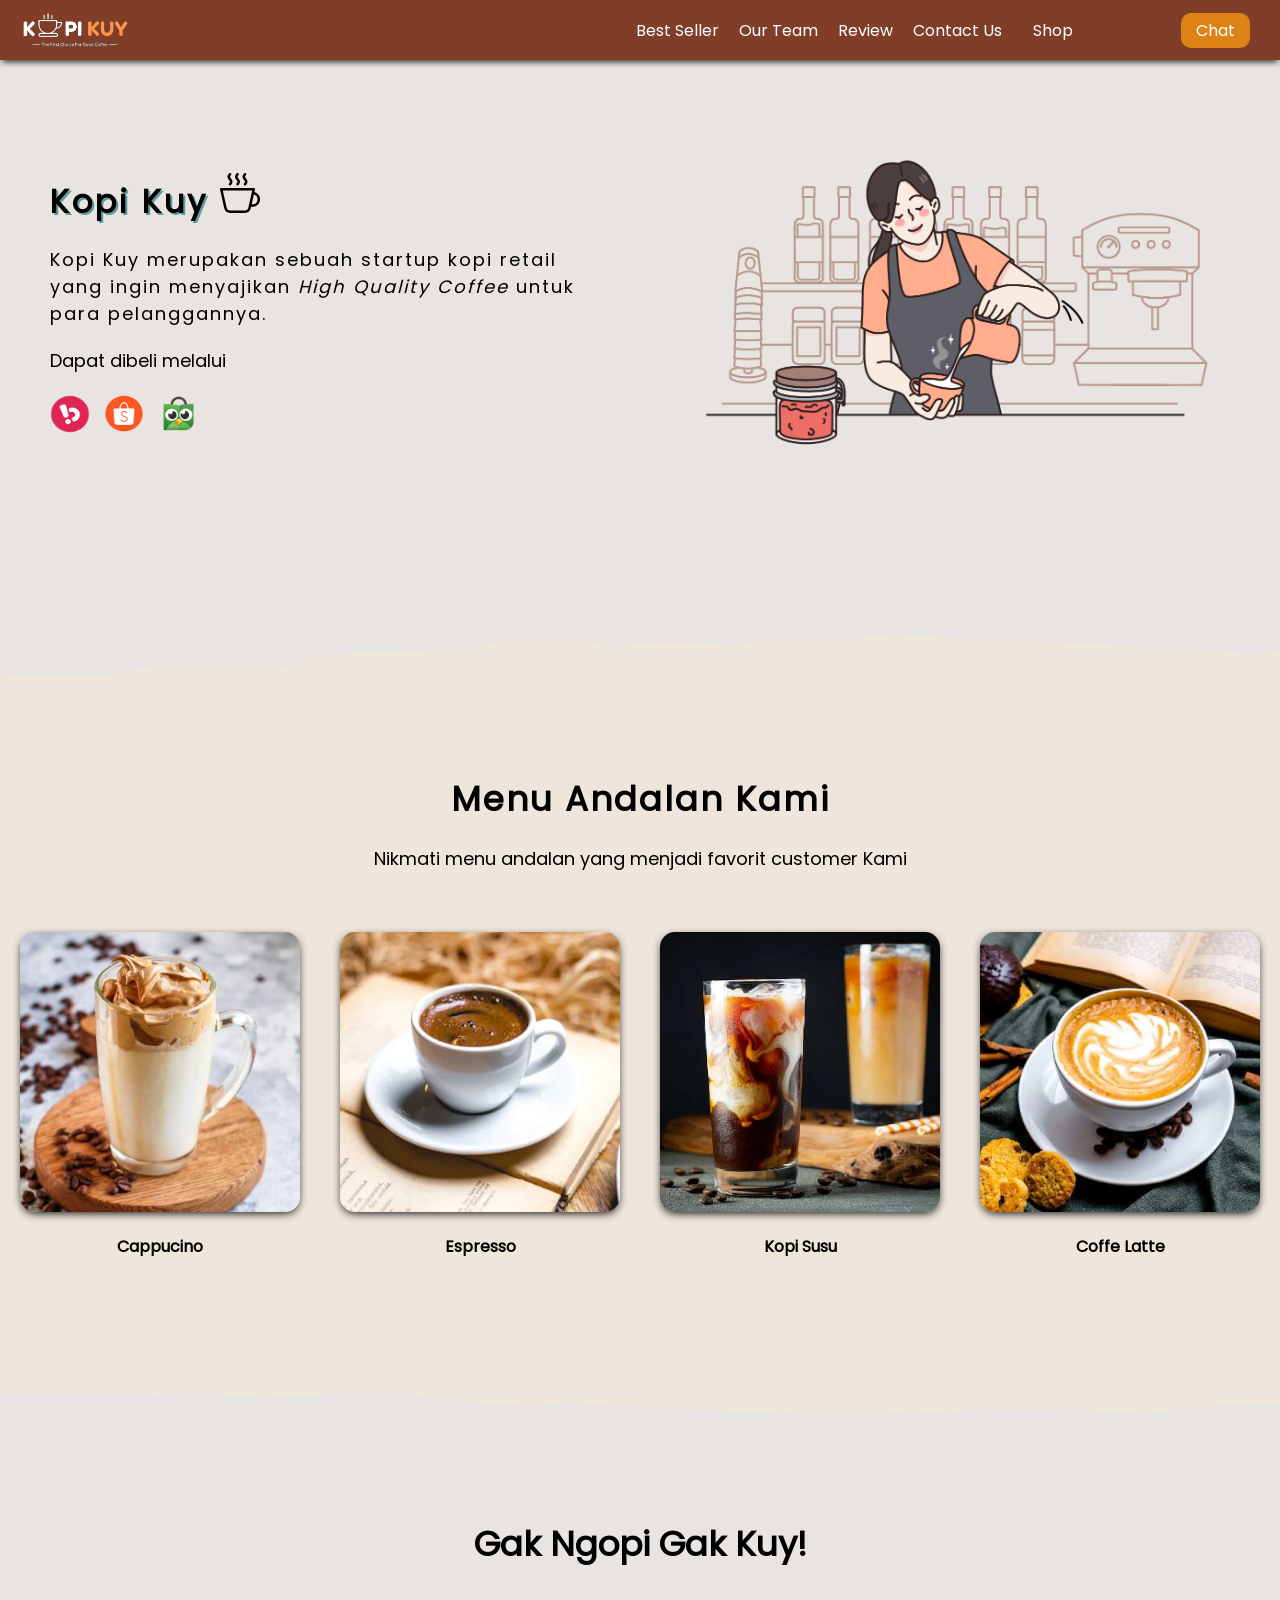
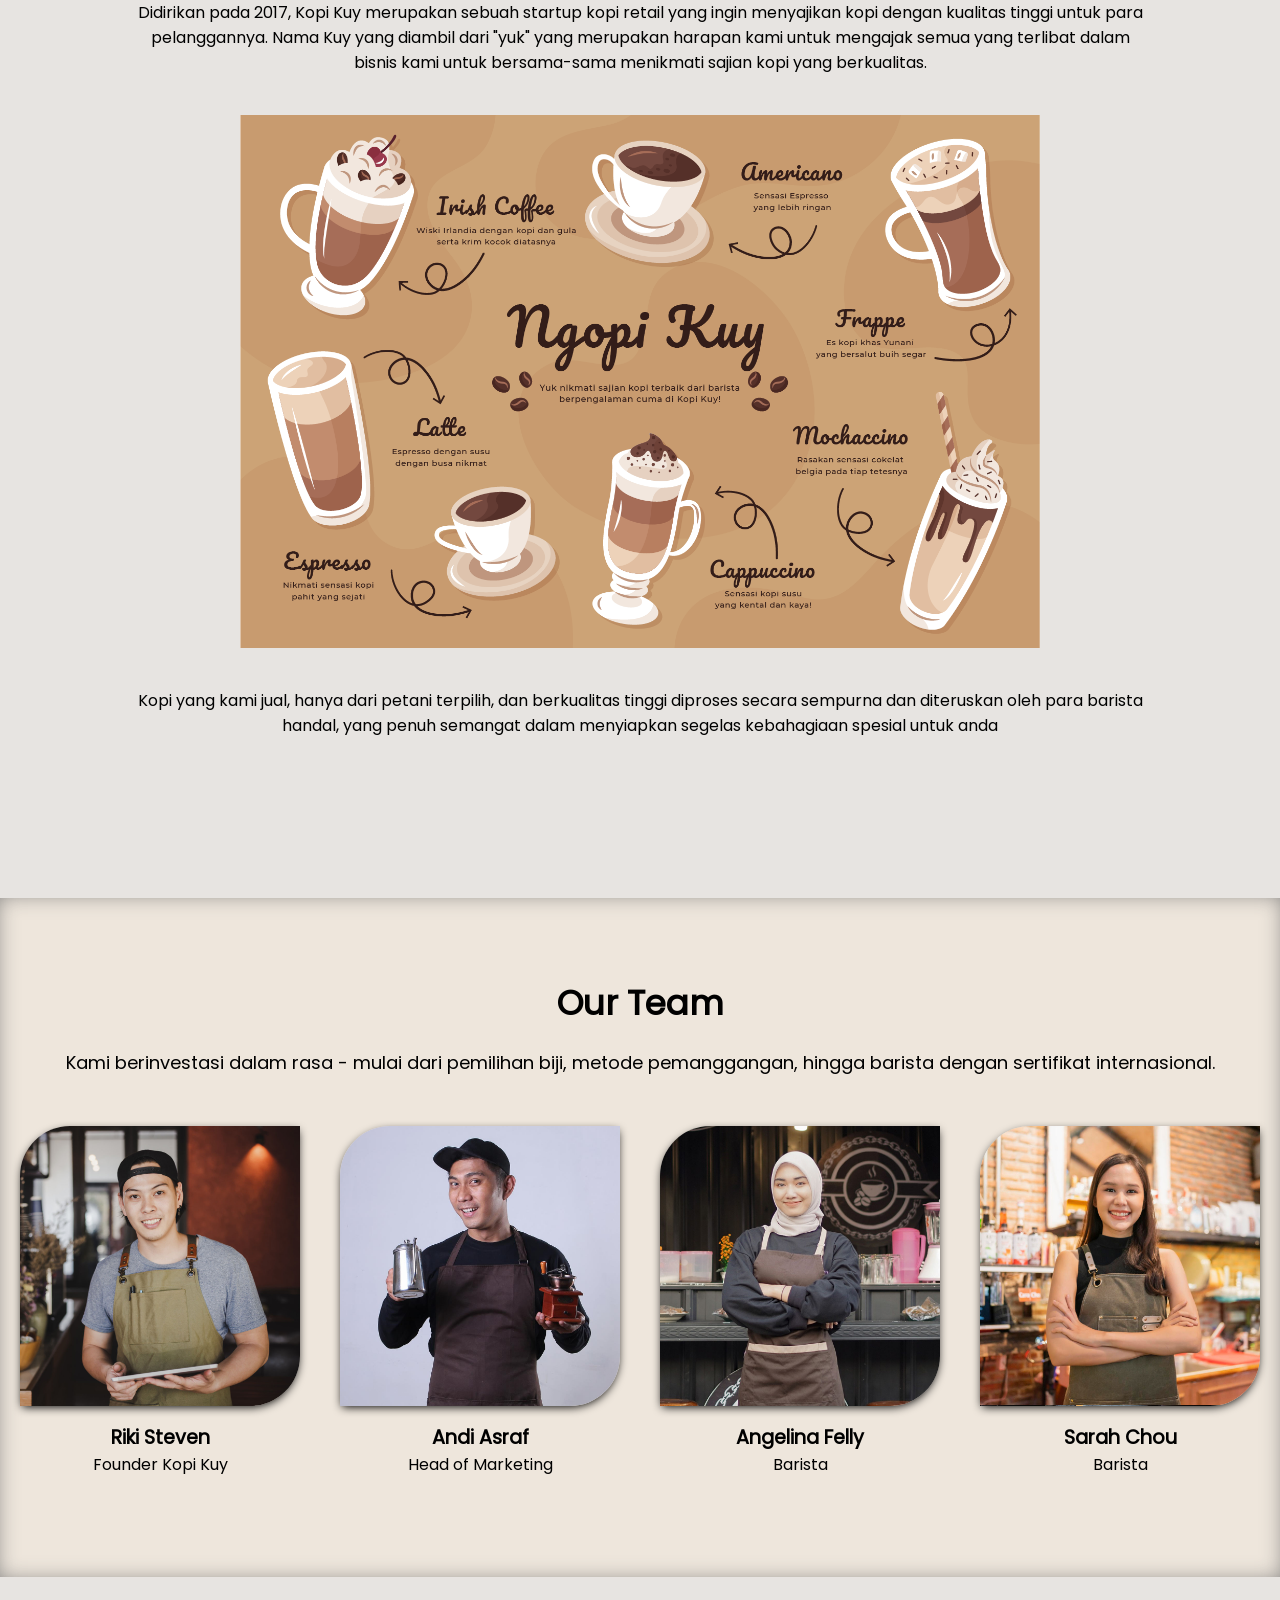
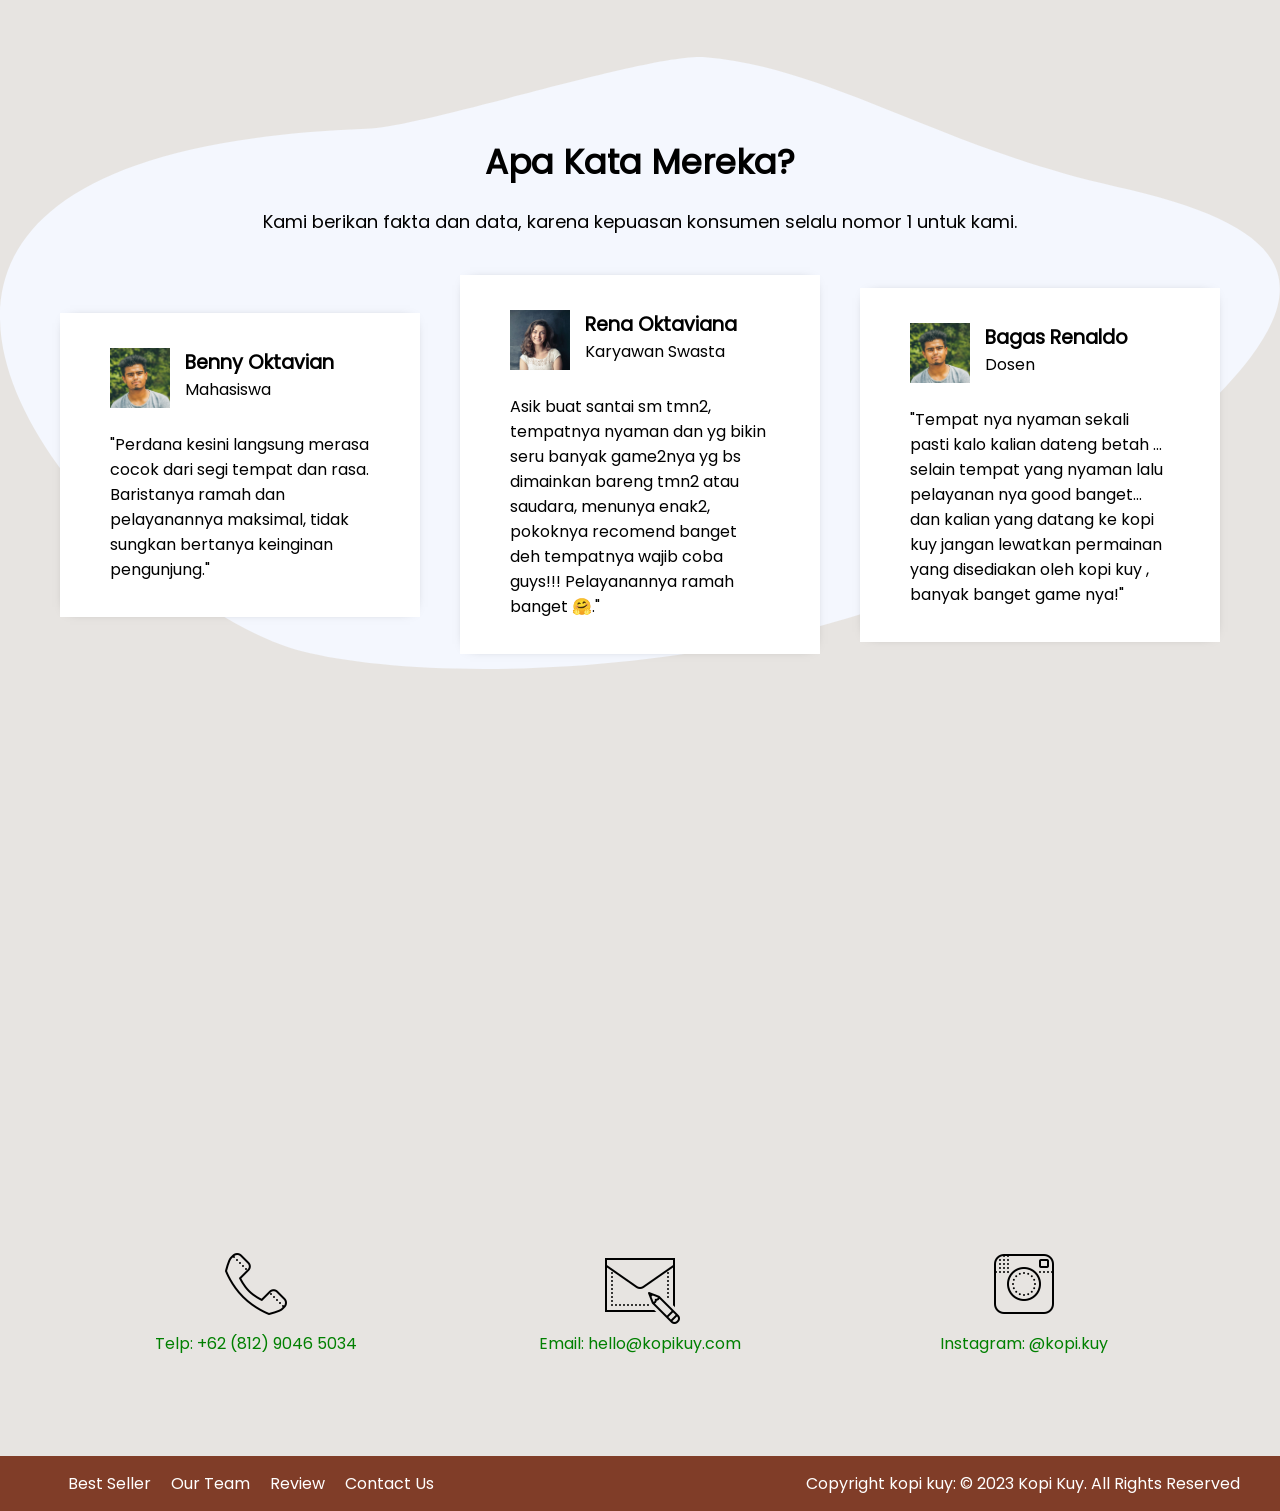
<file: kopi senja/index.html>
<!DOCTYPE html>
<html lang="id">

<head>
    <meta charset="UTF-8">
    <meta http-equiv="X-UA-Compatible" content="IE=edge">
    <meta name="viewport" content="width=device-width, initial-scale=1.0">
    <link rel="shortcut icon" href="images/favicon.ico" type="image/x-icon">
    <title>Website Kopi Kuy</title>
    <link rel="stylesheet" href="css/style.css">
</head>

<body style="background-color: rgb(231, 228, 225);">
    <nav>
        <img class="logo" src="images/logo/logo_kuy.png">
        <div class="navigasi">
            <a href="#best-seller">Best Seller</a>
            <a href="#our-team">Our Team</a>
            <a href="#review">Review</a>
            <a href="#contact-us">Contact Us</a>
        </div>
        <a class="shop" href="produk.html">Shop</a>
        <a class="chat" href="https://wa.me/628123456?text=Saya ingin bertanya" target="_blank">Chat</a>
    </nav>

    <!-- Tulis Kode HTML / <header> Setelah baris di bawah ini (baris 28) -->

 <header>
        
    <div class="kiri">
       <h1 class="h1-header">
        Kopi Kuy <img src="images/icon/icon_kopi.svg" alt="">
       </h1>
       <p style="letter-spacing: 2px;">
        Kopi Kuy merupakan sebuah startup kopi retail yang ingin menyajikan 
        <i>High Quality Coffee</i> untuk para pelanggannya.
       </p>
       <p>
        Dapat dibeli melalui
       </p>
       <div class="olshop">
        <img src="images/logo/logo_bukalapak.png" alt="">
        <img src="images/logo/logo_shopee.png" alt="">
        <img src="images/logo/logo_tokopedia.png" alt="">
       </div>
    </div>
    
    <div class="kanan">
        <img src=" images/header/header1.png " alt="">

    </div>
</body>
 </header>

  <section class="best-seller" id="best-seller">
    <h2 class="h2-bestseller">
        Menu Andalan Kami
    </h2>
    <p>
        Nikmati menu andalan yang menjadi favorit customer Kami
    </p>

    <div class="produk">
        <img src="images/produk/product_capuchino.jpg" alt="">
        <p>
            Cappucino
        </p>
    </div>

    <div class="produk">
        <img src="images/produk/product_espresso.jpg" alt="">
        <p>
            Espresso
        </p>
    </div>
    
    <div class="produk">
        <img src="images/produk/product_kopi_susu.jpg" alt="">
        <p>
            Kopi Susu
        </p>
    </div>
    <div class="produk">
        <img src=" images/produk/product_latte.jpg" alt="">
        <p>
            Coffe Latte
        </p>
    </div>
  </section>

  <section class="about-us" id="about-us">
    <h2>
        Gak Ngopi Gak Kuy!
    </h2>
    
    <p>
        Didirikan pada 2017, Kopi Kuy merupakan sebuah startup kopi retail 
    yang ingin menyajikan kopi dengan kualitas tinggi untuk para pelanggannya. 
    Nama Kuy yang diambil dari "yuk" yang merupakan harapan kami untuk mengajak semua 
    yang terlibat dalam bisnis kami untuk bersama-sama menikmati sajian kopi yang berkualitas.
    </p>

    <img src="images/about-us/aset_kopi_jumbo.png" alt="">

    <p>
        Kopi yang kami jual, hanya dari petani terpilih, dan berkualitas tinggi diproses 
    secara sempurna dan diteruskan oleh para barista handal, yang penuh semangat 
    dalam menyiapkan segelas kebahagiaan spesial untuk anda
    </p>

  </section>

  <section class="our-team" id="our-team">
    <h2>
        Our Team
    </h2>

    <p>
        Kami berinvestasi dalam rasa - mulai dari pemilihan biji, metode pemanggangan, 
        hingga barista dengan sertifikat internasional.    
    </p>

    <div class="team">
         <img src="images/team/team1.jpg" alt="">
         <h3>
            Riki Steven
         </h3>
         <p>
            Founder Kopi Kuy
         </p>
    </div>
    <div class="team">
         <img src="images/team/team2.jpg" alt="">
         <h3>
            Andi Asraf
         </h3>
         <p>
            Head of Marketing
         </p>
    </div>
    
    <div class="team">
         <img src="images/team/team3.jpg" alt="">
         <h3>
            Angelina Felly
         </h3>
         <p>
            Barista
         </p>
    </div>
    <div class="team">
         <img src="images/team/team4.jpg" alt="">
         <h3>
            Sarah Chou
         </h3>
         <p>
            Barista
         </p>
    </div>
  </section>

  <section class="review" id="review">
    <h2>
        Apa Kata Mereka?
    </h2>
    <p>
        Kami berikan fakta dan data, karena kepuasan konsumen selalu nomor 1 untuk kami.
    </p>

    <div class="testimoni">
        <img src="images/customer/customer1.jpg" alt="">

        <div class="profile">
            <h3>
                Benny Oktavian
            </h3>
            <p>
                Mahasiswa
            </p>
        </div>
         
        <p>
            "Perdana kesini langsung merasa cocok dari segi tempat dan rasa. 
        Baristanya ramah dan pelayanannya maksimal, tidak sungkan bertanya keinginan pengunjung."
    
        </p>
    </div>
    
    <div class="testimoni">
        <img src="images/customer/customer2.jpg" alt="">

        <div class="profile">
            <h3>
                Rena Oktaviana
            </h3>
            <p>
                Karyawan Swasta
            </p>  
        </div>
         
        <p>
            Asik buat santai sm tmn2, tempatnya nyaman dan yg bikin seru banyak game2nya 
            yg bs dimainkan bareng tmn2 atau saudara, menunya enak2, pokoknya recomend 
            banget deh tempatnya wajib coba guys!!! Pelayanannya ramah banget 🤗."
        </p>
    </div>
    
    <div class="testimoni">
        <img src="images/customer/customer1.jpg" alt="">

        <div class="profile">
            <h3>
                Bagas Renaldo
            </h3>
            <p>
                Dosen
        </div>
         
        <p>
            "Tempat nya nyaman sekali pasti kalo kalian dateng betah ... 
            selain tempat yang nyaman lalu pelayanan nya good banget... 
            dan kalian yang datang ke kopi kuy jangan lewatkan permainan yang disediakan 
            oleh kopi kuy , banyak banget game nya!"
    
        </p>
    </div>

  </section>

  <section class="contact-us" id="contact-us">
    <iframe src="https://www.google.com/maps/embed?pb=!1m14!1m8!1m3!1d7932.741866032694!2d106.668581!3d-6.214715!3m2!1i1024!2i768!4f13.1!3m3!1m2!1s0x2e69f9912c7f297b%3A0xe5a3a671dae861ab!2sKopi%20kuy!5e0!3m2!1sid!2sid!4v1680617229460!5m2!1sid!2sid"
    allowfullscreen="" loading="lazy" referrerpolicy="no-referrer-when-downgrade">
    </iframe>

    <div class="kontak">
        <img src="images/icon/icon_phone.png" alt="">
        <p>
            Telp: +62 (812) 9046 5034
        </p>
    </div>
    
    <div class="kontak">
        <img src=" images/icon/icon_mail.png" alt="">
        <p>
              Email: hello@kopikuy.com  
        </p>
    </div>
    
    <div class="kontak">
        <img src=" images/icon/icon_instagram.png" alt="">
        <p>
            Instagram: @kopi.kuy   
        </p>
    </div>
  </section>

  <footer>
      <div class="navigasi">
        <a href="best-seller">Best Seller</a>
        <a href="our-team">Our Team</a>
        <a href="review">Review</a>
        <a href="contact-us">Contact Us</a>
    </div>
        <p>
            Copyright kopi kuy: © 2023 Kopi Kuy. All Rights Reserved
        </p>

  </footer>
    <!--
        Kode HTML tidak boleh lewat dari batas ini
        Pastikan setiap section di tutup
        misalnya kode <section class="best-seller"> harus ada
        di bawah kode </header> (perhatikan ada garis miringnya
        dan setiap section harus setelah kode </section>
        jangan menulis <section> di dalam <section>
    -->
</body>

</html>
</file>
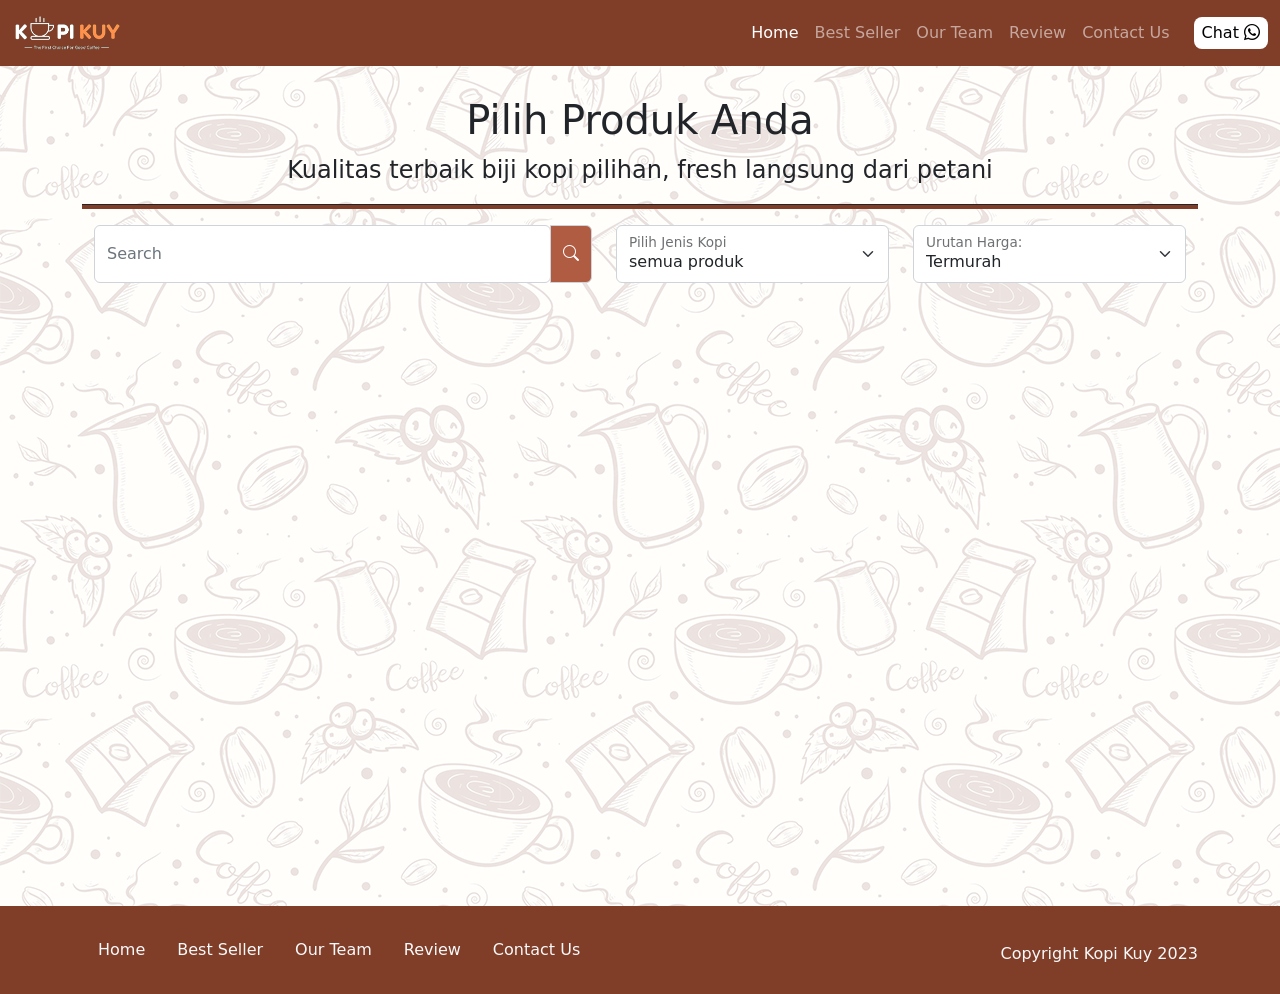
<file: kopi senja/produk.html>
<!DOCTYPE html>
<html lang="id">
<head>
    <meta charset="UTF-8">
    <meta http-equiv="X-UA-Compatible" content="IE=edge">
    <meta name="viewport" content="width=device-width, initial-scale=1.0">
    <link rel="shortcut icon" href="images/favicon/favicon.ico" type="image/x-icon">
    <title>Produk</title>
    <link rel="shortcut icon" href="images/favicon.ico" type="image/x-icon">
    <link rel="stylesheet" href="vendor/bootstrap/bootstrap.min.css">
    <link rel="stylesheet" href="vendor/bootstrap/bootstrap-icons.css">
    <script src="vendor/bootstrap/bootstrap.bundle.min.js"></script>
    <script src="js/jquery-3.6.3.min.js"></script>
    <style>
        /* tulis kode CSS internal di bawah sini */
        .body {
            background-image: url(images/background/bgkopi.png);
        }

        .navbar {
            background-color: #803d28;
        }

        .btn-wa {
            background: white;
            color: black;
            padding: 4px 8px;
            border-radius: 8px;
            text-decoration: none;
        }

        hr.border-line {
            background: #803d28 !important;
            width: 100%;
            height: 5px;
        }

        .btn-buy {
            background-color: #b05c43;
            color: white;
        }

        .btn-buy:hover {
            background-color: #803d28;
            color: white;
        }

       
        span.search {
            background-color: #b05c43;
        }

        footer {
            background-color: #803d28;
        }

        

        @media (max-width: 768px) {

            .select-menu {
                flex-wrap: wrap;
                justify-content: space-evenly;
            }

            .form-select {
                width: 100%;
            }

            ul.nav {
                display: flex;
                flex-wrap: wrap;
                justify-content: center;
            }
        }

        /* Batas Akhir penulisan kode CSS internal */
    </style>
</head>

<body class="body">
    <!-- Tulis Kode Bootstrap Di Bawah Sini -->
    <nav class="navbar navbar-expand-lg navbar-dark w-100 fixed-top">
        <div class="container-fluid">
            <a class="navbar-brand" href="#">
                <img class="logo" src="images/logo/logo_kuy.png" height="40">
            </a>
            <button class="navbar-toggler" type="button" data-bs-toggle="collapse"
                data-bs-target="#navbarSupportedContent" aria-controls="navbarSupportedContent" aria-expanded="false"
                aria-label="Toggle navigation">
                <span class="navbar-toggler-icon"></span>
            </button>
            <div class="collapse navbar-collapse" id="navbarSupportedContent">
                <ul class="navbar-nav ms-auto me-3 mb-2 mb-lg-0">
                    <li class="nav-item">
                        <a class="nav-link active" aria-current="page" href="index.html">Home</a>
                    </li>
                    <li class="nav-item">
                        <a class="nav-link" href="index.html#best-seller">Best Seller</a>
                    </li>
                    <li class="nav-item">
                        <a class="nav-link" href="index.html#our-team">Our Team</a>
                    </li>
                    <li class="nav-item">
                        <a class="nav-link" href="index.html#review">Review</a>
                    </li>
                    <li class="nav-item">
                        <a class="nav-link" href="index.html#contact-us">Contact Us</a>
                    </li>
                </ul>
                <a class="btn-wa" href="https://wa.me/6281290465034" target="_blank">Chat <i
                        class="bi bi-whatsapp"></i></a>

            </div>
        </div>
    </nav>

    <section class="riki-block produk text-center my-5 py-5">
        <div class="container">
            <h1>Pilih Produk Anda</h1>
            <p class="fs-4">Kualitas terbaik biji kopi pilihan, fresh langsung dari petani</p>
            <hr class="border-line border-3 opacity-100">

            <!-- Ini Untuk Select -->

            <div class="container">
                <div class="select-menu d-flex gap-4">
                    <div class="input-group rounded">
                        <input type="search" id="searchInput" class="form-control rounded" placeholder="Search"
                            aria-label="Search" aria-describedby="search-addon" />
                            <span class="input-group-text search" id="search-addon">
                                <i class="bi bi-search text-white"></i>
                            </span>
                    </div>
                    <div class="form-floating col col-md-3">
                        <select class="form-select" id="select_kopi" aria-label="Floating label select example">
                            <option value="semua">semua produk</option>
                            <option value="arabica">Arabica</option>
                            <option value="robusta">Robusta</option>
                            <option value="nonkopi">Non kopi</option>
                        </select>
                        <label for="select_kopi">Pilih Jenis Kopi</label>
                    </div>
                    <div class="form-floating col col-md-3">
                        <select class="form-select" id="sortSelect" aria-label="Floating label select example">
                            <option value="asc">Termurah</option>
                            <option value="desc">Termahal</option>
                        </select>
                        <label for="sortSelect">Urutan Harga:</label>
                    </div>



                </div>
            </div>

            <div id="baris_produk" class="row row-cols-1 row-cols-sm-2 row-cols-md-3 row-cols-lg-4 text-center mt-5">


            </div>
        </div>
        </div>
    </section>

    <footer class="py-4">
        <div class="container">
            <div class="row align-items-center">
                <div class="col-md-8">
                    <ul class="nav">
                        <li class="nav-item">
                            <a class="nav-link link-light active" aria-current="page" href="index.html">Home</a>
                        </li>
                        <li class="nav-item">
                            <a class="nav-link link-light" href="index.html#best-seller">Best Seller</a>
                        </li>
                        <li class="nav-item">
                            <a class="nav-link link-light" href="index.html#our-team">Our Team</a>
                        </li>
                        <li class="nav-item">
                            <a class="nav-link link-light" href="index.html#review">Review</a>
                        </li>
                        <li class="nav-item">
                            <a class="nav-link link-light" href="index.html#contact-us">Contact Us</a>
                        </li>
                    </ul>
                </div>
                <div class="col-md-4 mt-2 text-light text-center text-md-end">
                    Copyright Kopi Kuy 2023
                </div>
            </div>
        </div>
    </footer>




    <!-- Batas Akhir penulisan kode Bootstrap -->
    <script>
        var sumber = "https://rikikurnia.com/prakerja/api/kopi";
        var sumber2 = "data.json";
        var sortSelect = $("#sortSelect");

        $("#select_kopi").on("change", function () {
            var dipilih = $(this).val();
            ambilData(dipilih);
        });

        $("#searchInput").on("input", function () {
            var dipilih = $("#select_kopi").val();
            var searchTerm = $(this).val();
            ambilData(dipilih, searchTerm);
        });

        sortSelect.on("change", function () {
            var dipilih = $("#select_kopi").val();
            var searchTerm = $("#searchInput").val();
            var sortOrder = $(this).val();
            ambilData(dipilih, searchTerm, sortOrder);
        });

        function ambilData(dipilih, searchTerm = "", sortOrder = "asc") {
            var template = "";
            $.getJSON(sumber).done(function (data) {
                var data_kopi = [];

                if (dipilih == "semua") {
                    data_kopi.push(...data.arabica);
                    data_kopi.push(...data.robusta);
                    data_kopi.push(...data.nonkopi);
                } else {
                    data_kopi = data[dipilih];
                }

                if (searchTerm !== "") {
                    data_kopi = data_kopi.filter(function (item) {
                        return (
                            item.nama.toLowerCase().includes(searchTerm.toLowerCase()) ||
                            item.size.toLowerCase().includes(searchTerm.toLowerCase()) ||
                            item.harga.toString().includes(searchTerm)
                        );
                    });
                }

                data_kopi.sort(function (a, b) {
                    if (sortOrder === "asc") {
                        return a.harga - b.harga;
                    } else {
                        return b.harga - a.harga;
                    }
                });

                data_kopi.forEach(function (item) {
                    template += `<div class="col mb-4">
                            <div class="card">
                                <img src="${item.foto}" class="card-img-top" alt="...">
                                <div class="card-body">
                                    <h5 class="card-title">${item.nama}</h5>
                                    <div class="row my-4">
                                        <div class="col">
                                            ${item.size}
                                        </div>
                                        <div class="col">
                                            ${item.harga}
                                        </div>
                                    </div>
                                    <a href="${item.link}" class="btn btn-buy w-100"><i class="bi bi-cart4"></i> Beli</a>
                                </div>
                            </div>
                        </div>`;
                });

                $("#baris_produk").html(template);
            });
        }

        ambilData("semua");

    </script>

</body>

</html>
</file>
<file: kopi senja/css/style.css>
/* Kode * di bawah ini untuk mereset tampilan setiap web browser supaya seragam */

* {
   box-sizing: border-box;
   margin: 0;
   padding: 0;
}

html {
   /* scroll-behavior: smooth agar scroll ketika klik pada navigasi menjadi halus */
   scroll-behavior: smooth;
}

/* 
Kode di bawah ini untuk mengatur nav sampai footer agar memiliki tampilan flexibel
selengkapnya akan di bahas di hari ke 3
*/

nav,
header,
section,
footer {
   /* 
      display: flex memiliki pengaturan yang dapat mengatur agar elemen
      di dalamnya memiliki ukuran yang fleksibel
      digunakan saat ada elemen yang isinya lebih dari satu kolom
   */
   display: flex;
   /* 
      align-items: center mengatur elemen di dalamnya rata tengah vertikal
   */
   align-items: center;

   /* 
      justify-content: center mengatur elemen di dalamnya rata tengah horizontal
   */
   justify-content: center;

   /* 
      flex-wrap: wrap mengatur agar jika lebar elemen berlebih, maka elemen
      akan otomatis diletakan di baris baru (tidak dipaksakan di satu baris)
   */
   flex-wrap: wrap;
}



/* 
Kode @font-face untuk menginstall font ke dalam Website 
src adalah untuk lokasi fontnya, font dapat di cari di website https://fonts.google.com/
dengan memberi nama family, maka kita mendaftarkan font tersebut ke dalam website
*/

@font-face {
   src: url(../fonts/poppins.woff2);
   font-family: 'Poppins';
}

body {
   /* 
   mendaftarkan semua teks pada body menjadi family Poppins 
   kenapa pada body? karena elemen body membungkus semua elemen dari nav section sampai footer
   */
   font-family: 'Poppins';
}

/*
Misalnya ada font dari google yang bernama Irish Grover yang berada di:
https://fonts.gstatic.com/s/irishgrover/v23/buExpoi6YtLz2QW7LA4flVgv__RP.woff2

maka bisa coba copy kode berikut untuk menginstall font tadi:

@font-face {
  font-family: 'Irish Grover';
  font-style: normal;
  font-weight: 400;
  src: url(https://fonts.gstatic.com/s/irishgrover/v23/buExpoi6YtLz2QW7LA4flVgv__RP.woff2) format('woff2');
}

Jika kode di atas sudah di copy
Nanti pada element yang ingin menggunakan font Irish Grover Tadi, tinggal diganti font-familynya
misal mau mengganti h1 dan h2 maka kodenya sebagai berikut:

h1,h2 {
   font-family: 'Irish Grover';
}

*/
.h1-header {
   letter-spacing: 3px;
   text-shadow: 2px 2px cadetblue;
}

a {
   /* menghilangkan garis bawah pada link */
   text-decoration: none;

   /* 
   color: adalah untuk mengganti warna tulisan.
   color:unset digunakan pada a untuk menghilangkan warna bawaan pada link (biasanya warna biru) 
   */
   color: unset;
}

h2 {
   /* mengatur ukuran huruf ke 34 pixel */
   font-size: 34px;
}

h3 {
   /* mengatur ukuran huruf ke 1.2rem */
   font-size: 1.2rem;
}

h1,
h2,
h3 {
   /* mengatur tebal huruf bisa bold, normal*/
   font-weight: bold;
}

img {
   /* 
      kode max-width artinya lebar maksimal
      mengatur agar semua elemen img memiliki lebar maksimal 100% agar
      besar gambar tidak melebihi layar ataupun elemen pembungkus
   */
   max-width: 100%;
}

/* Navigasi */

nav {
   /* 
   background-color mengatur warna latar belakang 
   untuk pengguna hp, pergantian warna tidak bisa seperti vs code
   hanya dapat menggunakan warna bahasa inggris seperti: red, green, brown, purple dsb
   untuk pengguna vscode silahkan arahkan mouse ke kotak warna di bawah
   untuk mengganti warna sesuai keinginan
   */
   background-color: #803d28;

   /* box-shadow membuat efek bayangan */
   box-shadow: 0 3px 7px -2px #000000;

   /* width mengatur lebar elemen. 100% agar lebarnya full dari kiri sampai kanan layar */
   width: 100%;

   /* 
   padding digunakan untuk memberi jarak ke dalam. 
   efeknya bila digunakan pada elemen yang memiliki warna latar akan membuat elemen tersebut 'gemuk'
   padding-top artinya jarak ke atas, nilai padding dapat berupa
   padding-top, padding-bottom, padding-left, padding-right
   */
   padding-top: 10px;
   padding-bottom: 10px;

   /* 
   position mengatur posisi elemen, position:fixed supaya elemen nav akan ikut menempel di atas layar
   saat kita scroll ke bawah. Jika ingin navigasi gak nempel, bisa menggunakan position:static;
   */
   position: fixed;

   /* Nilai z-index semakin besar, maka elemen akan semakin di depan */
   z-index: 500;
}

img.logo {
   /* height mengatur tinggi elemen */
   height: 40px;
   /* penjelasan margin mirip dengan padding, fungsinya untuk memberi jarak pada elemen */
   margin-left: 20px;
}

div.navigasi {
   margin-left: auto;
   margin-right: 15px;
}

nav a {
   color: #fff;
   padding-left: 8px;
   padding-right: 8px;
}

a.shop {
   margin-right: 100px;
}

a.chat {
   margin-right: 30px;
   background-color: rgb(221, 131, 21);
   color: #fff;
   padding-top: 5px;
   padding-right: 15px;
   padding-bottom: 5px;
   padding-left: 15px;
   border-radius: 10px;
}


/* 
   PERHATIKAN bahwa dalam mengatur elemen, nama elemen langsung ditulis
   sedangkan untuk mengatur class, dibutuhkan tanda titik (.) terlebih dulu
   img {} berarti seluruh elemen dengan tag img (<img src="....">), 
   sedangkan .img artinya hanya elemen dengan class img (<img class="img" src="...">) 
*/


/* HEADER */


header,
section {
   /*
    padding mengatur jarak ke dalam
    pada padding dan margin ditambahkan top / right / bottom / top 
    untuk mengatur jarak masing-masing 
   */
   padding-top: 80px;
   padding-bottom: 80px;

   /* margin mengatur jarak ke luar */
   margin-bottom: 80px;
}

/* penulisan CSS dapat digabung dengan beberapa elemen */
header div.kiri,
header div.kanan {
   /* width mengatur lebar elemen. 50% artinya setengah ukuran elemen pembungkus */
   width: 50%;
   padding: 50px;
}

header h1 {
   margin-bottom: 20px;
}

header p {
   /* font-size digunakan untuk mengatur ukuran huruf */
   font-size: 18px;
   margin-bottom: 20px;
}

div.olshop img {
   width: 40px;
   /* aspect-ratio:1 agar tinggi menyesuaikan width */
   aspect-ratio: 1;
   margin-right: 10px;
}

/* Best Seller */

section.best-seller {
   position: relative;

   /* background-color mengatur warna latar belakang elemen */
   background-color: #EEE6DC;

   /* text-align mengatur rata tulisan, bisa bernilai: left, right, center, justify */
   text-align: center;
}

/* 
terkait position, after, dan before memerlukan pemahaman mendalam
terkait layout pada CSS untuk dapat memahami secara penuh 
*/

section.best-seller::before,
section.best-seller::after {
   position: absolute;
   content: "";
   width: 100%;
   height: 76px;

   /* background-image untuk menambahkan gambar sebagai background */
   background-image: url(../images/background/garis-atas.png);

   /*background-size agar gambar latar menyesuaikan tinggi / lebar elemen */
   background-size: cover;

   top: -60px;
   left: 0;
}

section.best-seller::after {
   height: 60px;
   background-image: url(../images/background/garis-bawah.png);
   top: unset;
   bottom: -60px;
}

section.best-seller h2 {
   margin-bottom: 20px;
   width: 100%;
}

/* 
Penulisan section.best-seller > p berarti mengatur elemen p yang langsung
di bungkus oleh elemen <section class="best-seller">
aturan ini tidak berlaku untuk elemen <p> yang ada di dalam <div class="produk">
*/

section.best-seller>p {
   font-size: 18px;
   margin-bottom: 40px;
   width: 100%;
}
 
  .h2-bestseller {
     letter-spacing: 2px;
  }
div.produk {
   /* 
      Penulisan padding dan margin seperti padding:20px ini penulisan singkat 
      yang berarti top, right, bottom, left nilainya sama, yaitu 20px 
   */
   padding: 20px;
   width: 25%;
}

div.produk img {
   /* transition membuat animasi transisi dari perubahan style, 0.3s berarti 0.3 detik */
   transition: all 0.3s ease;

   /* border-radius  Membuat sudut membulat */
   border-radius: 15px;

   /* box-shadow membuat efek bayangan */
   box-shadow: 0 3px 10px -2px #000;
}

/*

kode div.produk img:hover akan dijalankan saat mouse ada di atas elemen <img> yang ada
di dalam <div class="produk"> 
karena ada efek transition pada div.produk img 
maka akan menghasilkan efek animasi yang smooth

*/
div.produk img:hover {

   /* membuat transformasi, bisa berupa scale(1.05), rotate(180deg), translateY(-50px), dsb */
   transform: scale(0.9);
   border-radius: 50%;
}

div.produk p {
   margin-top: 15px;
   font-weight: bold;
}



/* About US */

section.about-us {
   /* max-width: 80%; mengatur lebar maksimal elemen tidak boleh melebihi 80% layar */
   max-width: 80%;

   /* margin-left dan margin-right auto akan membuat posisi elemen berada di tengah */
   margin-left: auto;
   margin-right: auto;
   text-align: center;
}

section.about-us h2 {
   margin-bottom: 30px;
   width: 100%;
}

section.about-us img {
   /* 
      Penulisan width: 800px dan max-width: 100% mengatur agar
      elemen memiliki lebar 800px namun tidak boleh melebihi 100% ukuran layar
   */
   width: 800px;
   max-width: 100%;
   margin: auto;
}

/*
section.about-us p:nth-child(2) berarti mengatur elemen ke 2 dengan jenis <p>
yang ada di dalam <section class="about-us">
*/

section.about-us p:nth-child(2) {
   margin-bottom: 40px;
}

section.about-us p:nth-child(4) {
   margin-top: 40px;
}


/* OUR TEAM */

section.our-team {
   background-color: #EEE6DC;
   box-shadow: inset 0px 0px 23px -6px #707070;
   text-align: center;
}

section.our-team h2 {
   margin-bottom: 20px;
   width: 100%;
}

section.our-team>p {
   margin-bottom: 30px;
   font-size: 18px;
   width: 800px;
   max-width: 90%;
   margin-left: auto;
   margin-right: auto;
   width: 100%;
}

div.team {
   width: 25%;
   padding: 20px;
}

div.team img {
   width: 100%;
   aspect-ratio: 1/1;
   object-fit: cover;
   box-shadow: 0 3px 10px -2px #000;
   border-radius: 50px 0px 50px 0px;
   margin-bottom: 10px;
}


/* REVIEW */

section.review {
   background-image: url(../images/background/bg-review.svg);
   /* 
      background-size: contain;
      membuat gambar latar belakang tidak terpotong
   */
   background-size: contain;

   /* 
      background-repeat: no-repeat;
      membuat gambar latar belakang tidak diulang (duplikat)
   */
   background-repeat: no-repeat;
   padding-left: 40px;
   padding-right: 40px;
   justify-content: space-around;
   /* align-items: stretch; membuat tinggi elemen di dalam .review .baris seragam */
   text-align: center;
}

section.review h2 {
   margin-bottom: 20px;
   width: 100%;
}

section.review>p {
   margin-bottom: 40px;
   font-size: 18px;
   width: 100%;
}

div.testimoni {
   width: 30%;
   display: flex;
   flex-wrap: wrap;
   padding: 35px 50px;
   box-shadow: 0px 0px 12px -10px #000;
   background-color: #fff;
}

div.testimoni img {
   width: 60px;
   height: 60px;
   margin-right: 15px;
   object-fit: cover;
}

div.profile {
   text-align: left;
   display: block;
   margin-bottom: 30px;
   width: calc(100% - 75px);
}

div.profile p {
   width: 100%;
   text-align: left;
}

div.testimoni>p {
   width: 100%;
   text-align: left;
}


/* CONTACT US */
section.contact-us {
   margin-bottom: 20px;
}

section.contact-us iframe {
   width: 100%;
   height: 300px;
   border: 0;
}

div.kontak {
   width: 30%;
   /* color mengatur warna tulisan */
   color: green;
   text-align: center;
   margin-top: 50px;
}


/* FOOTER */

footer {
   background-color: #803d28;
   padding-top: 15px;
   padding-bottom: 15px;
   color: #fff;
   padding-right: 40px;
   padding-left: 40px;
}

footer div.navigasi {
   margin-left: 20px;
   margin-right: auto;
}

footer div.navigasi a {
   padding: 8px;
}

/* UNTUK kode RESPONSIF hari ke 3 tulis DI BAWAH sini */

@media (max-width:768px) {
   div.navigasi {
      display: none
   }

   a.shop {
      margin-right: 20px;
   }

   img.logo {
      margin-right: auto;
   }

   header div.kiri,
   header div.kanan {
      padding: 20px;
      text-align: center;
      width: 100%;
   }

   div.produk,
   div.team,
   div.kontak {
      width: 50%;
   }

   div.testimoni {
      width: 100%;
      margin-bottom: 30px;
   }
}

/* Kode CSS Selesai di sini */
</file>
